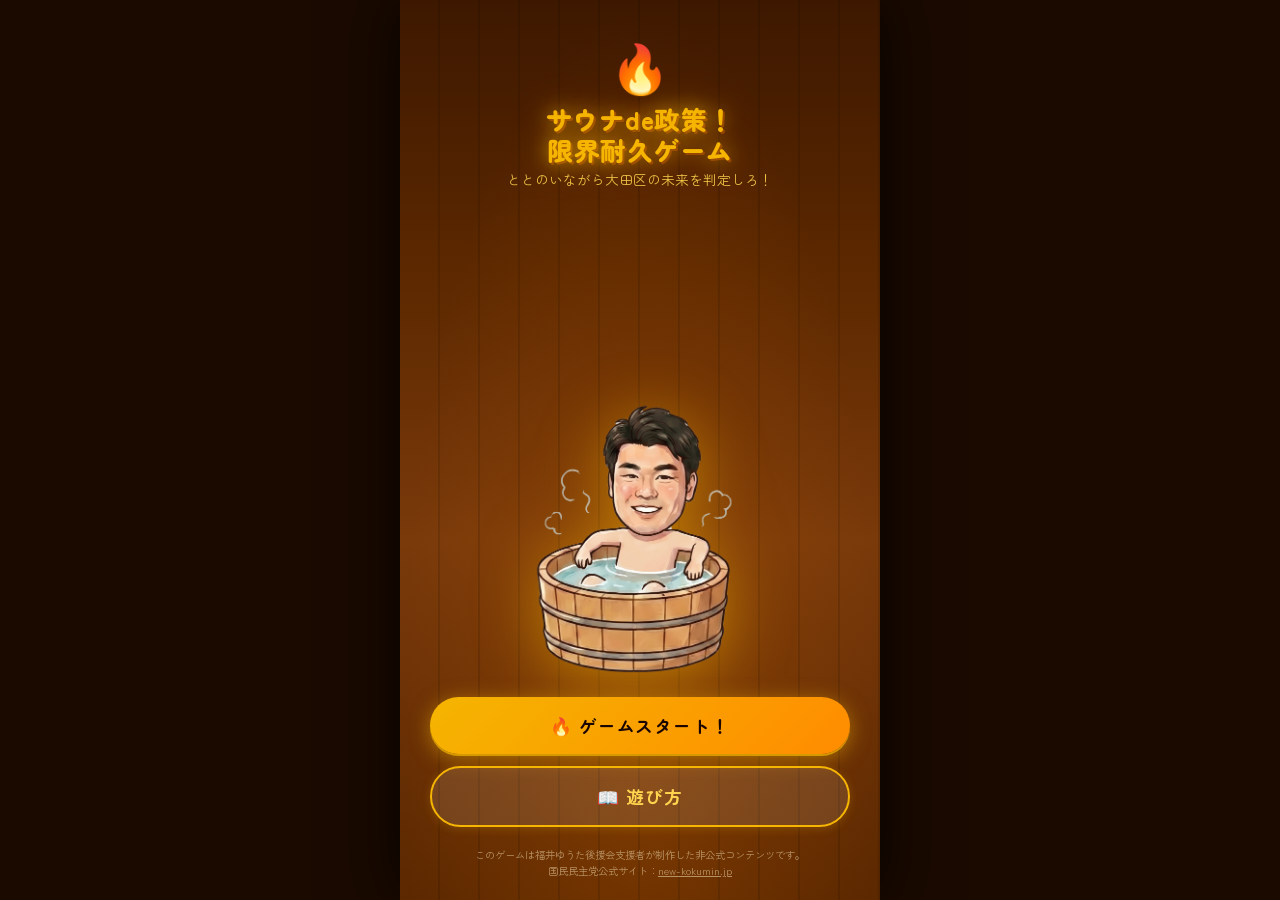
<file: index.html>
<!DOCTYPE html>
<html lang="ja">
<head>
  <meta charset="UTF-8">
  <meta name="viewport" content="width=device-width, initial-scale=1.0, maximum-scale=1.0, user-scalable=no">
  <title>🔥サウナde政策！限界耐久ゲーム｜福井ゆうた後援会</title>
  <meta name="description" content="サウナの中で政策を判定しろ！大田区議会議員・福井ゆうたの政策を面白く学べる限界耐久ゲーム。ととのいながら大田区の未来を考えよう！">
  <meta name="theme-color" content="#f5b500">

  <!-- OGP -->
  <meta property="og:title" content="🔥サウナde政策！限界耐久ゲーム">
  <meta property="og:description" content="サウナで政策を判定！大田区議会議員・福井ゆうたのカジュアルブラウザゲーム">
  <meta property="og:type" content="website">
  <meta property="og:image" content="PHOTO/fukuiyuta2.jpg">

  <!-- Twitter Card -->
  <meta name="twitter:card" content="summary_large_image">
  <meta name="twitter:title" content="🔥サウナde政策！限界耐久ゲーム">
  <meta name="twitter:description" content="サウナで政策を判定！あなたはととのえるか？">

  <link rel="stylesheet" href="style.css">
</head>
<body>

<div id="game-container">

  <!-- ========================================
       タイトル画面
       ======================================== -->
  <div id="screen-title" class="screen active">
    <div class="sauna-bg"></div>
    <div class="steam-container"></div>

    <div class="title-logo">
      <span class="fire-icon">🔥</span>
      <h1>サウナde政策！<br>限界耐久ゲーム</h1>
      <p class="subtitle">ととのいながら大田区の未来を判定しろ！</p>
    </div>

    <div class="title-character">
      <img src="PHOTO/fukuiyuta.png" alt="福井ゆうた" id="title-character-img">
    </div>

    <div class="title-buttons">
      <button class="btn btn-primary" id="btn-start" onclick="startGame()">
        🔥 ゲームスタート！
      </button>
      <a href="tutorial.html" class="btn btn-secondary" id="btn-howto" style="text-align: center; text-decoration: none;">
        📖 遊び方
      </a>
    </div>

    <div class="title-footer">
      このゲームは福井ゆうた後援会支援者が制作した非公式コンテンツです。<br>
      国民民主党公式サイト：<a href="https://new-kokumin.jp/" style="color:rgba(255,240,200,0.5)">new-kokumin.jp</a>
    </div>
  </div>


  <!-- ========================================
       メインゲーム画面
       ======================================== -->
  <div id="screen-game" class="screen">
    <div class="sauna-bg"></div>
    <div class="steam-container"></div>

    <!-- 上部ステータスバー -->
    <div class="game-header">
      <div class="temp-section">
        <span class="temp-label">🌡️ サウナ温度</span>
        <div class="temp-gauge-track">
          <div class="temp-gauge-fill" id="temp-gauge-fill"></div>
        </div>
        <span class="temp-value" id="temp-value">60°C</span>
      </div>
      <div class="stats-row">
        <div class="stat-item">
          <span class="stat-label">⏱️ タイム</span>
          <span class="stat-value" id="timer-value">60</span>
        </div>
        <div class="combo-display" id="combo-display">🔥 3COMBO</div>
        <div class="stat-item">
          <span class="stat-label">💎 スコア</span>
          <span class="stat-value" id="score-value">0</span>
        </div>
      </div>
    </div>

    <!-- キャラクターエリア -->
    <div class="game-center">
      <div class="character-wrap">
        <img src="PHOTO/fukuiyuta.png" alt="福井ゆうた" id="main-character">
      </div>
      <div id="rabbit-character">
        <img src="PHOTO/こくみんうさぎ_フレッフレッ.png" alt="こくみんうさぎ" id="rabbit-img">
      </div>
    </div>

    <!-- 政策カード -->
    <div class="card-area">
      <div class="policy-card" id="policy-card">
        <span class="card-category" id="policy-card-category">大田区政策</span>
        <p class="card-text" id="policy-card-text">読み込み中...</p>
        <div class="card-timer-bar">
          <div class="card-timer-fill" id="card-timer-fill"></div>
        </div>
      </div>
    </div>

    <!-- 判定ボタン -->
    <div class="answer-buttons">
      <button class="btn-answer btn-ng" id="btn-ng" onclick="handleAnswer(false)">
        <span class="btn-icon">❌</span>
        <span class="btn-label">ダメ！</span>
      </button>
      <button class="btn-answer btn-ok" id="btn-ok" onclick="handleAnswer(true)">
        <span class="btn-icon">⭕️</span>
        <span class="btn-label">いい！</span>
      </button>
    </div>

    <!-- フィードバックオーバーレイ -->
    <div id="feedback-overlay">
      <div class="feedback-popup" id="feedback-popup">
        <span class="feedback-icon" id="feedback-icon">⭕️</span>
        <p class="feedback-text" id="feedback-text"></p>
      </div>
    </div>

    <!-- 画面フラッシュ -->
    <div id="flash-overlay"></div>

    <!-- 脱出演出オーバーレイ -->
    <div id="escape-overlay">
      <img src="PHOTO/deru.png" alt="脱出！" id="escape-character">
    </div>
  </div>

  <!-- ========================================
       リザルト画面
       ======================================== -->
  <div id="screen-result" class="screen">

    <div class="result-header">
      <span class="result-rank-icon" id="result-rank-icon">🥇</span>
      <div class="result-rank-name" id="result-rank-name">サウナの神</div>
      <p class="result-catchcopy" id="result-catchcopy">あなたはととのった！大田区の救世主！</p>
    </div>

    <div class="result-character" style="display:flex; justify-content:center; gap:16px; align-items:flex-end; margin: 10px 0;">
      <img src="PHOTO/こくみんうさぎ_万歳.png" alt="こくみんうさぎ" id="result-rabbit" style="height:100px; animation: bobFloat 2s ease-in-out infinite;">
      <img src="PHOTO/fukuiyuta5.png" alt="福井ゆうた" id="result-character" style="height:130px; animation: bobFloat 2s ease-in-out infinite; animation-delay:-0.5s; filter: drop-shadow(0 8px 20px rgba(245,181,0,0.5));">
    </div>

    <div class="result-score-section">
      <div class="result-score-label">TOTAL SCORE</div>
      <span class="result-score-value" id="result-score">0</span>
    </div>

    <div class="result-stats">
      <div class="result-stat-card">
        <span class="result-stat-value" id="result-correct">0</span>
        <span class="result-stat-label">正解数</span>
      </div>
      <div class="result-stat-card">
        <span class="result-stat-value" id="result-total">0</span>
        <span class="result-stat-label">総問題数</span>
      </div>
      <div class="result-stat-card">
        <span class="result-stat-value" id="result-max-temp">60°C</span>
        <span class="result-stat-label">最終温度</span>
      </div>
    </div>

    <!-- メインボタンエリア -->
    <div class="result-buttons">
      <button class="btn btn-primary" id="btn-retry" onclick="startGame()" style="background: var(--orange);">
        🔥 もう一度挑戦！
      </button>
      <a href="https://x.com/dpfp_fukui/status/2055632633292612012?s=20" target="_blank" class="btn btn-blue" style="text-align:center; text-decoration:none;">
        📋 サウナde政策
      </a>
      <button class="btn btn-secondary" id="btn-to-title" onclick="initTitle()">
        🏠 タイトルへ
      </button>
    </div>

    <!-- シェアエリア -->
    <div class="share-section" style="margin: 10px 0; padding: 12px; background: rgba(0,0,0,0.3); border-radius: 12px; text-align: center;">
      <p style="font-size: 0.95rem; font-weight: bold; color: var(--orange-light); margin-bottom: 8px;">＼ 結果をシェアする！ ／</p>
      <button class="btn btn-primary" id="btn-share-x" onclick="shareToX()" style="margin-bottom: 8px; font-size: 1rem; padding: 10px; width: 100%;">
        🐦 X（Twitter）でシェア
      </button>
      <div class="result-share-text" id="result-share-text" onclick="copyShareText()" style="margin: 0; font-size: 0.8rem; padding: 8px;">
        タップしてテキストをコピー
      </div>
    </div>

    <div class="result-footer">
      政策の〇、×は製作者による独断と偏見によるものです。<br>
      このゲームは福井ゆうた後援会支援者が制作した非公式コンテンツです。<br>
      国民民主党 公式サイト：new-kokumin.jp
    </div>
  </div>

</div><!-- /#game-container -->

<script src="questions.js"></script>
<script src="game.js"></script>
</body>
</html>
</file>
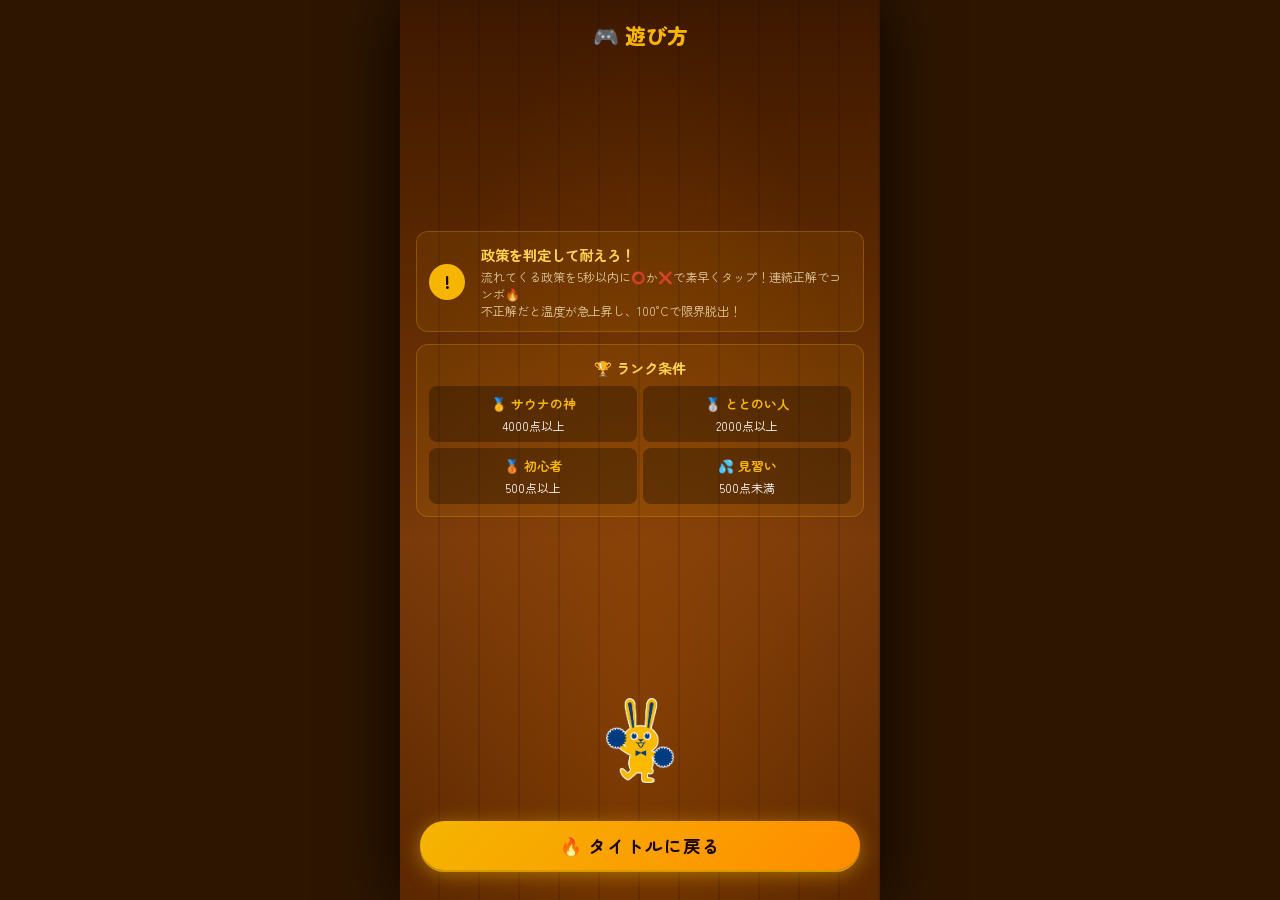
<file: tutorial.html>
<!DOCTYPE html>
<html lang="ja">
<head>
  <meta charset="UTF-8">
  <meta name="viewport" content="width=device-width, initial-scale=1.0, maximum-scale=1.0, user-scalable=no">
  <title>遊び方｜サウナde政策！限界耐久ゲーム</title>
  <link rel="stylesheet" href="style.css">
  <style>
    /* 1ページに収めるための調整 */
    body { background: var(--bg-sauna); overflow: hidden; }
    #screen-tutorial { position: relative; opacity: 1; pointer-events: all; min-height: 100vh; min-height: 100dvh; display: flex; flex-direction: column; justify-content: space-between; padding: 10px 0; }
    .rank-list { list-style: none; padding: 0; }
    .rank-list li { background: rgba(0,0,0,0.3); padding: 8px 10px; border-radius: 8px; font-size: 0.8rem; display: flex; flex-direction: column; gap: 4px; align-items: center; text-align: center; }
    .rank-list li span:first-child { font-weight: bold; color: var(--orange); }
    .rank-list li span:last-child { color: white; font-size: 0.75rem; }
  </style>
</head>
<body>
<div id="game-container">
  <div id="screen-tutorial" class="screen active">
    <div class="sauna-bg"></div>

    <h2 class="tutorial-title" style="margin-top: 10px; margin-bottom: 5px; font-size: 1.3rem;">🎮 遊び方</h2>

    <div class="tutorial-steps" style="flex: 1; justify-content: center; padding: 0 16px; gap: 12px;">
      
      <!-- まとめられた遊び方 -->
      <div class="tutorial-step" style="padding: 12px; border-radius: 12px; margin-bottom: 0;">
        <div class="step-num" style="width: 36px; height: 36px; font-size: 1.1rem; flex-shrink: 0;">!</div>
        <div class="step-content">
          <h3 style="font-size: 0.9rem; margin-bottom: 4px;">政策を判定して耐えろ！</h3>
          <p style="font-size: 0.75rem; line-height: 1.4;">流れてくる政策を5秒以内に⭕️か❌で素早くタップ！連続正解でコンボ🔥<br>不正解だと温度が急上昇し、100°Cで限界脱出！</p>
        </div>
      </div>
      
      <!-- ランク説明 -->
      <div class="tutorial-step" style="flex-direction: column; align-items: stretch; gap: 8px; padding: 12px; border-radius: 12px;">
        <h3 style="font-size: 0.9rem; font-weight: 700; color: var(--orange-light); text-align: center; margin-bottom: 0;">🏆 ランク条件</h3>
        <ul class="rank-list" style="display: grid; grid-template-columns: 1fr 1fr; gap: 6px;">
          <li><span>🥇 サウナの神</span> <span>4000点以上</span></li>
          <li><span>🥈 ととのい人</span> <span>2000点以上</span></li>
          <li><span>🥉 初心者</span> <span>500点以上</span></li>
          <li><span>💦 見習い</span> <span>500点未満</span></li>
        </ul>
      </div>

    </div>

    <!-- うさぎは必ず表示 -->
    <div class="tutorial-rabbit" style="margin: 5px 0;">
      <img src="PHOTO/こくみんうさぎ_フレッフレッ.png" alt="こくみんうさぎ" style="height: 85px;">
    </div>

    <div style="text-align: center; font-size: 0.7rem; color: rgba(255,255,255,0.7); margin-bottom: 12px; line-height: 1.4;">
      政策の〇、×は製作者による独断と偏見によるものです。
    </div>

    <div class="title-buttons" style="padding: 0 20px 20px;">
      <a href="index.html" class="btn btn-primary" style="text-align: center; text-decoration: none; padding: 12px;">
        🔥 タイトルに戻る
      </a>
    </div>
  </div>
</div>
</body>
</html>
</file>
<file: style.css>
/* =============================================
   🔥 サウナde政策！限界耐久ゲーム — スタイルシート
   ブランドカラー準拠: #f5b500 (Orange) / #043e80 (Blue)
   ============================================= */

@import url('https://fonts.googleapis.com/css2?family=Zen+Maru+Gothic:wght@400;700;900&family=Orbitron:wght@700;900&display=swap');

/* ===== CSS変数 ===== */
:root {
  --orange: #f5b500;
  --orange-dark: #c98e00;
  --orange-light: #ffd54f;
  --blue: #043e80;
  --blue-dark: #022858;
  --blue-light: #1565c0;
  --red-hot: #cc2200;
  --red-light: #ff5533;
  --green-ok: #2d8a4e;
  --green-light: #43b06a;
  --bg-dark: #1a0a00;
  --bg-sauna: #2d1500;
  --card-bg: #fff8ee;
  --text-light: #fff8ee;
  --text-dark: #1a0a00;
  --sauna-wood: #8b5e3c;
  --steam-color: rgba(255, 240, 200, 0.5);
}

/* ===== リセット・基本 ===== */
*, *::before, *::after {
  box-sizing: border-box;
  margin: 0;
  padding: 0;
}

html, body {
  width: 100%;
  height: 100%;
  overflow: hidden;
  font-family: 'Zen Maru Gothic', sans-serif;
  background: var(--bg-dark);
  color: var(--text-light);
  user-select: none;
  -webkit-user-select: none;
}

/* ===== ゲームコンテナ ===== */
#game-container {
  width: 100%;
  height: 100vh;
  height: 100dvh;
  max-width: 480px;
  margin: 0 auto;
  position: relative;
  overflow: hidden;
  background: var(--bg-sauna);
}

/* ===== 画面管理 ===== */
.screen {
  position: absolute;
  inset: 0;
  display: flex;
  flex-direction: column;
  align-items: center;
  opacity: 0;
  pointer-events: none;
  transition: opacity 0.4s ease;
  overflow: hidden;
}

.screen.active {
  opacity: 1;
  pointer-events: all;
}

/* ===== サウナ背景 ===== */
.sauna-bg {
  position: absolute;
  inset: 0;
  background:
    radial-gradient(ellipse at 50% 80%, rgba(200,100,0,0.25) 0%, transparent 70%),
    linear-gradient(180deg,
      #3d1800 0%,
      #5c2800 30%,
      #7a3a0a 60%,
      #5c2800 100%
    );
  z-index: 0;
}

/* 木目パターン */
.sauna-bg::after {
  content: '';
  position: absolute;
  inset: 0;
  background-image: repeating-linear-gradient(
    90deg,
    transparent 0px,
    transparent 38px,
    rgba(0,0,0,0.12) 38px,
    rgba(0,0,0,0.12) 40px
  );
  z-index: 1;
}

/* ===== 蒸気アニメーション ===== */
.steam-container {
  position: absolute;
  top: 0;
  left: 0;
  width: 100%;
  height: 50%;
  z-index: 2;
  pointer-events: none;
}

.steam {
  position: absolute;
  bottom: 0;
  width: 30px;
  opacity: 0;
  animation: steamRise var(--duration, 3s) ease-in infinite;
  animation-delay: var(--delay, 0s);
}

.steam::before {
  content: '';
  display: block;
  width: 100%;
  height: 60px;
  background: radial-gradient(ellipse, var(--steam-color) 0%, transparent 70%);
  border-radius: 50%;
  filter: blur(4px);
}

@keyframes steamRise {
  0% { opacity: 0; transform: translateY(0) scaleX(1); }
  20% { opacity: 0.7; }
  60% { opacity: 0.4; transform: translateY(-120px) scaleX(1.5); }
  100% { opacity: 0; transform: translateY(-200px) scaleX(2); }
}

/* ===== タイトル画面 ===== */
#screen-title {
  background: linear-gradient(180deg, #1a0500 0%, #3d1500 100%);
  justify-content: flex-start;
  padding-top: 20px;
}

.title-logo {
  z-index: 10;
  text-align: center;
  padding: 0 20px;
  margin-top: 10px;
}

.title-logo .fire-icon {
  font-size: 3rem;
  animation: fireFlicker 1s ease-in-out infinite alternate;
  display: block;
  margin-bottom: 4px;
}

@keyframes fireFlicker {
  from { transform: scale(1) rotate(-2deg); filter: brightness(1); }
  to { transform: scale(1.1) rotate(2deg); filter: brightness(1.3); }
}

.title-logo h1 {
  font-size: 1.6rem;
  font-weight: 900;
  color: var(--orange);
  text-shadow:
    0 0 20px rgba(245,181,0,0.8),
    0 0 40px rgba(245,181,0,0.4),
    2px 2px 0 #8b3a00;
  line-height: 1.2;
  letter-spacing: 0.02em;
}

.title-logo .subtitle {
  font-size: 0.85rem;
  color: var(--orange-light);
  margin-top: 4px;
  opacity: 0.9;
}

.title-character {
  z-index: 10;
  flex: 1;
  display: flex;
  align-items: flex-end;
  justify-content: center;
  padding-bottom: 0;
  position: relative;
}

.title-character img {
  width: 220px;
  max-width: 60vw;
  max-height: 40vh;
  object-fit: contain;
  filter: drop-shadow(0 10px 30px rgba(245,181,0,0.5));
  animation: bobFloat 3s ease-in-out infinite;
}

@keyframes bobFloat {
  0%, 100% { transform: translateY(0); }
  50% { transform: translateY(-12px); }
}

.title-buttons {
  z-index: 10;
  width: 100%;
  padding: 20px 30px 10px;
  display: flex;
  flex-direction: column;
  gap: 12px;
}

.btn {
  display: block;
  width: 100%;
  padding: 16px 20px;
  border: none;
  border-radius: 50px;
  font-family: 'Zen Maru Gothic', sans-serif;
  font-size: 1.1rem;
  font-weight: 700;
  cursor: pointer;
  position: relative;
  overflow: hidden;
  transition: transform 0.15s, box-shadow 0.15s;
  letter-spacing: 0.05em;
}

.btn:active {
  transform: scale(0.96);
}

.btn-primary {
  background: linear-gradient(135deg, var(--orange) 0%, #ff8c00 100%);
  color: #1a0500;
  box-shadow: 0 4px 20px rgba(245,181,0,0.5), 0 2px 0 var(--orange-dark);
}

.btn-primary::after {
  content: '';
  position: absolute;
  top: 0; left: -100%;
  width: 100%; height: 100%;
  background: linear-gradient(90deg, transparent, rgba(255,255,255,0.3), transparent);
  animation: shimmer 2s infinite;
}

@keyframes shimmer {
  0% { left: -100%; }
  100% { left: 100%; }
}

.btn-secondary {
  background: rgba(255,255,255,0.1);
  color: var(--orange-light);
  border: 2px solid var(--orange);
  box-shadow: 0 2px 10px rgba(245,181,0,0.2);
}

.btn-blue {
  background: linear-gradient(135deg, var(--blue) 0%, var(--blue-light) 100%);
  color: white;
  box-shadow: 0 4px 15px rgba(4,62,128,0.5);
}

.title-footer {
  z-index: 10;
  width: 100%;
  padding: 10px 20px 20px;
  text-align: center;
  font-size: 0.65rem;
  color: rgba(255,240,200,0.5);
  line-height: 1.6;
}

/* ===== チュートリアル画面 ===== */
#screen-tutorial {
  background: linear-gradient(180deg, #1a0500 0%, #3d1500 100%);
  padding: 30px 20px;
  justify-content: flex-start;
}

.tutorial-title {
  font-size: 1.4rem;
  font-weight: 900;
  color: var(--orange);
  text-align: center;
  margin-bottom: 30px;
  z-index: 10;
}

.tutorial-steps {
  z-index: 10;
  width: 100%;
  display: flex;
  flex-direction: column;
  gap: 18px;
  flex: 1;
}

.tutorial-step {
  display: flex;
  align-items: center;
  gap: 16px;
  background: rgba(245,181,0,0.08);
  border: 1px solid rgba(245,181,0,0.25);
  border-radius: 16px;
  padding: 16px;
}

.step-num {
  width: 44px;
  height: 44px;
  border-radius: 50%;
  background: var(--orange);
  color: #1a0500;
  font-weight: 900;
  font-size: 1.2rem;
  display: flex;
  align-items: center;
  justify-content: center;
  flex-shrink: 0;
}

.step-content h3 {
  font-size: 1rem;
  font-weight: 700;
  color: var(--orange-light);
  margin-bottom: 4px;
}

.step-content p {
  font-size: 0.8rem;
  color: rgba(255,240,200,0.8);
  line-height: 1.5;
}

.tutorial-rabbit {
  z-index: 10;
  text-align: center;
  margin: 20px 0;
}

.tutorial-rabbit img {
  height: 100px;
  animation: bobFloat 2s ease-in-out infinite;
}

.tutorial-rabbit p {
  font-size: 0.85rem;
  color: var(--orange-light);
  margin-top: 8px;
}

/* ===== メインゲーム画面 ===== */
#screen-game {
  flex-direction: column;
}

/* 上部ステータスバー */
.game-header {
  z-index: 20;
  width: 100%;
  padding: 12px 16px 8px;
  background: rgba(0,0,0,0.5);
  backdrop-filter: blur(4px);
  border-bottom: 1px solid rgba(245,181,0,0.2);
}

.temp-section {
  display: flex;
  align-items: center;
  gap: 8px;
  margin-bottom: 8px;
}

.temp-label {
  font-size: 0.75rem;
  color: var(--orange-light);
  white-space: nowrap;
}

.temp-value {
  font-family: 'Orbitron', sans-serif;
  font-size: 1.1rem;
  font-weight: 700;
  color: var(--orange);
  min-width: 60px;
  text-align: right;
  transition: color 0.5s;
}

.temp-value.hot { color: #ff8800; }
.temp-value.danger { color: var(--red-hot); }

.temp-gauge-track {
  flex: 1;
  height: 12px;
  background: rgba(255,255,255,0.1);
  border-radius: 6px;
  overflow: hidden;
  border: 1px solid rgba(255,255,255,0.1);
}

.temp-gauge-fill {
  height: 100%;
  border-radius: 6px;
  background: linear-gradient(90deg, #4caf50, var(--orange), var(--red-hot));
  transition: width 0.3s ease;
  position: relative;
  width: 0%;
}

.temp-gauge-fill::after {
  content: '';
  position: absolute;
  right: 0; top: 0;
  width: 4px; height: 100%;
  background: white;
  border-radius: 2px;
  filter: blur(1px);
  opacity: 0.8;
}

.stats-row {
  display: flex;
  justify-content: space-between;
  align-items: center;
}

.stat-item {
  display: flex;
  align-items: center;
  gap: 6px;
}

.stat-label {
  font-size: 0.7rem;
  color: rgba(255,240,200,0.6);
}

.stat-value {
  font-family: 'Orbitron', sans-serif;
  font-size: 1rem;
  font-weight: 700;
  color: white;
}

#timer-value {
  transition: color 0.3s;
}
#timer-value.warning { color: var(--red-light); animation: timerPulse 0.5s infinite; }

@keyframes timerPulse {
  0%, 100% { opacity: 1; }
  50% { opacity: 0.4; }
}

.combo-display {
  font-family: 'Orbitron', sans-serif;
  font-size: 0.8rem;
  font-weight: 700;
  color: var(--orange);
  padding: 2px 10px;
  background: rgba(245,181,0,0.15);
  border-radius: 20px;
  border: 1px solid rgba(245,181,0,0.3);
  opacity: 0;
  transition: opacity 0.3s;
}

.combo-display.visible { opacity: 1; }

/* キャラクターエリア */
.game-center {
  flex: 1;
  z-index: 10;
  display: flex;
  align-items: center;
  justify-content: center;
  position: relative;
  width: 100%;
}

.character-wrap {
  position: relative;
  display: flex;
  align-items: flex-end;
  justify-content: center;
}

#main-character {
  width: 400px;
  max-width: 80vw;
  max-height: 40vh;
  object-fit: contain;
  --temp-scale: 1;
  --shake-intensity: 0px;
  animation: dynamicSauna 0.2s infinite;
  transform-origin: bottom center;
  transition: filter 0.5s;
  filter: drop-shadow(0 6px 20px rgba(245,181,0,0.4));
}

#main-character.hot {
  filter: drop-shadow(0 6px 20px rgba(255,100,0,0.6)) brightness(1.1) saturate(1.3);
}

#main-character.danger {
  filter: drop-shadow(0 6px 20px rgba(204,34,0,0.8)) brightness(1.2) saturate(1.5);
}

@keyframes dynamicSauna {
  0%, 100% { transform: scale(var(--temp-scale)) translateX(0); }
  25% { transform: scale(var(--temp-scale)) translateX(calc(var(--shake-intensity) * -1)) translateY(-2px); }
  75% { transform: scale(var(--temp-scale)) translateX(var(--shake-intensity)) translateY(2px); }
}

/* うさぎ（サイドキャラ） */
#rabbit-character {
  position: absolute;
  left: 16px;
  bottom: 0;
  width: 80px;
  transition: all 0.3s;
}

#rabbit-character img {
  width: 100%;
  animation: bobFloat 2s ease-in-out infinite;
  animation-delay: -1s;
}

/* カード表示エリア */
.card-area {
  z-index: 20;
  width: 100%;
  padding: 8px 16px;
}

.policy-card {
  background: linear-gradient(135deg, var(--card-bg) 0%, #ffe8b0 100%);
  border-radius: 20px;
  padding: 16px 20px;
  border: 3px solid var(--orange);
  box-shadow: 0 4px 20px rgba(0,0,0,0.4), 0 0 0 1px rgba(245,181,0,0.2);
  position: relative;
  overflow: hidden;
  animation: cardSlideIn 0.35s cubic-bezier(0.34, 1.56, 0.64, 1);
  min-height: 80px;
  display: flex;
  flex-direction: column;
  justify-content: center;
}

.policy-card.danger-card {
  border-color: var(--red-hot);
  animation: cardSlideIn 0.35s cubic-bezier(0.34, 1.56, 0.64, 1), borderDanger 0.5s infinite;
}

@keyframes borderDanger {
  0%, 100% { border-color: var(--red-hot); }
  50% { border-color: var(--orange); }
}

.card-category {
  font-size: 0.65rem;
  font-weight: 700;
  color: var(--blue);
  background: rgba(4,62,128,0.1);
  padding: 2px 8px;
  border-radius: 10px;
  display: inline-block;
  margin-bottom: 8px;
  letter-spacing: 0.05em;
}

.card-text {
  font-size: 1.05rem;
  font-weight: 700;
  color: var(--text-dark);
  line-height: 1.4;
  text-align: center;
}

/* カードタイムバー */
.card-timer-bar {
  width: 100%;
  height: 4px;
  background: rgba(0,0,0,0.1);
  border-radius: 2px;
  margin-top: 10px;
  overflow: hidden;
}

.card-timer-fill {
  height: 100%;
  background: linear-gradient(90deg, var(--green-ok), var(--orange), var(--red-hot));
  border-radius: 2px;
  width: 100%;
  transform-origin: left;
  transition: transform 0.1s linear;
}

@keyframes cardSlideIn {
  from { transform: translateY(30px) scale(0.9); opacity: 0; }
  to { transform: translateY(0) scale(1); opacity: 1; }
}

/* 判定ボタン */
.answer-buttons {
  z-index: 20;
  display: flex;
  gap: 12px;
  padding: 10px 16px 16px;
  width: 100%;
}

.btn-answer {
  flex: 1;
  padding: 16px 10px;
  border: none;
  border-radius: 20px;
  font-family: 'Zen Maru Gothic', sans-serif;
  font-size: 1.2rem;
  font-weight: 900;
  cursor: pointer;
  position: relative;
  overflow: hidden;
  transition: transform 0.15s, box-shadow 0.15s;
  display: flex;
  flex-direction: column;
  align-items: center;
  gap: 4px;
}

.btn-answer:active { transform: scale(0.93); }

.btn-ng {
  background: linear-gradient(135deg, #cc2200 0%, #ff4422 100%);
  color: white;
  box-shadow: 0 4px 15px rgba(204,34,0,0.5), 0 2px 0 #880000;
}

.btn-ok {
  background: linear-gradient(135deg, #2d8a4e 0%, #43b06a 100%);
  color: white;
  box-shadow: 0 4px 15px rgba(45,138,78,0.5), 0 2px 0 #1a5c30;
}

.btn-answer .btn-icon {
  font-size: 1.8rem;
  line-height: 1;
}

.btn-answer .btn-label {
  font-size: 0.8rem;
  opacity: 0.9;
}

/* ===== フィードバックオーバーレイ ===== */
#feedback-overlay {
  position: absolute;
  inset: 0;
  z-index: 50;
  display: flex;
  align-items: center;
  justify-content: center;
  pointer-events: none;
  opacity: 0;
  transition: opacity 0.1s;
}

#feedback-overlay.show { opacity: 1; }

.feedback-popup {
  background: rgba(0,0,0,0.8);
  border-radius: 20px;
  padding: 20px 32px;
  text-align: center;
  border: 3px solid transparent;
  max-width: 85%;
  backdrop-filter: blur(8px);
}

.feedback-popup.correct {
  border-color: var(--green-ok);
  box-shadow: 0 0 40px rgba(45,138,78,0.6);
}

.feedback-popup.incorrect {
  border-color: var(--red-hot);
  box-shadow: 0 0 40px rgba(204,34,0,0.6);
}

.feedback-icon {
  font-size: 3rem;
  display: block;
  margin-bottom: 8px;
  animation: popIn 0.3s cubic-bezier(0.34, 1.56, 0.64, 1);
}

@keyframes popIn {
  from { transform: scale(0); }
  to { transform: scale(1); }
}

.feedback-text {
  font-size: 0.85rem;
  color: rgba(255,255,255,0.9);
  line-height: 1.5;
}

/* 画面フラッシュ */
#flash-overlay {
  position: absolute;
  inset: 0;
  z-index: 40;
  pointer-events: none;
  opacity: 0;
  background: rgba(204, 34, 0, 0.3);
  transition: opacity 0.15s;
}

/* ===== 脱出演出 ===== */
#escape-overlay {
  position: absolute;
  inset: 0;
  z-index: 60;
  background: rgba(0, 0, 0, 0.85);
  display: flex;
  flex-direction: column;
  align-items: center;
  justify-content: center;
  opacity: 0;
  pointer-events: none;
  transition: opacity 0.3s;
}

#escape-overlay.show {
  opacity: 1;
  pointer-events: all;
}

#escape-character {
  width: auto;
  max-width: 80vw;
  max-height: 55vh;
  object-fit: contain;
  animation: dynamicSauna 0.2s infinite;
  filter: drop-shadow(0 0 30px rgba(255,50,0,0.8));
}

@keyframes escapeRun {
  from { transform: scaleX(1) translateX(-10px); }
  to { transform: scaleX(1) translateX(10px); }
}

.escape-text {
  font-size: 1.8rem;
  font-weight: 900;
  color: white;
  text-shadow: 2px 2px 0 rgba(0,0,0,0.3);
  margin-top: 20px;
  animation: textPop 0.5s cubic-bezier(0.34, 1.56, 0.64, 1);
}

@keyframes textPop {
  from { transform: scale(0) rotate(-10deg); }
  to { transform: scale(1) rotate(0deg); }
}

/* ===== リザルト画面 ===== */
#screen-result {
  background: linear-gradient(180deg, #001840 0%, var(--blue) 50%, #001840 100%);
  padding: 20px 20px 10px;
  overflow-y: auto;
}

.result-header {
  z-index: 10;
  text-align: center;
  width: 100%;
}

.result-rank-icon {
  font-size: 3rem;
  display: block;
  margin-bottom: 8px;
  animation: popIn 0.5s 0.2s cubic-bezier(0.34, 1.56, 0.64, 1) both;
}

.result-rank-name {
  font-size: 1.6rem;
  font-weight: 900;
  color: var(--orange);
  text-shadow: 0 0 20px rgba(245,181,0,0.6);
  animation: popIn 0.5s 0.35s cubic-bezier(0.34, 1.56, 0.64, 1) both;
}

.result-catchcopy {
  font-size: 0.9rem;
  color: rgba(255,255,255,0.8);
  margin-top: 6px;
  animation: fadeInUp 0.5s 0.5s ease both;
}

.result-character {
  z-index: 10;
  text-align: center;
  margin: 10px 0;
}

.result-character img {
  height: 140px;
  animation: bobFloat 2s ease-in-out infinite, popIn 0.6s 0.3s cubic-bezier(0.34, 1.56, 0.64, 1) both;
  filter: drop-shadow(0 10px 30px rgba(245,181,0,0.5));
}

.result-score-section {
  z-index: 10;
  width: 100%;
  text-align: center;
  margin-bottom: 16px;
}

.result-score-label {
  font-size: 0.75rem;
  color: rgba(255,255,255,0.6);
  letter-spacing: 0.1em;
  text-transform: uppercase;
}

.result-score-value {
  font-family: 'Orbitron', sans-serif;
  font-size: 3.5rem;
  font-weight: 900;
  color: var(--orange);
  text-shadow: 0 0 30px rgba(245,181,0,0.7);
  animation: countUp 1s 0.6s ease both;
  display: block;
}

.result-stats {
  z-index: 10;
  display: flex;
  gap: 12px;
  width: 100%;
  margin-bottom: 16px;
}

.result-stat-card {
  flex: 1;
  background: rgba(255,255,255,0.08);
  border: 1px solid rgba(255,255,255,0.15);
  border-radius: 16px;
  padding: 12px 8px;
  text-align: center;
}

.result-stat-value {
  font-family: 'Orbitron', sans-serif;
  font-size: 1.5rem;
  font-weight: 700;
  color: white;
  display: block;
}

.result-stat-label {
  font-size: 0.65rem;
  color: rgba(255,255,255,0.6);
  margin-top: 2px;
}

.result-share-text {
  z-index: 10;
  width: 100%;
  background: rgba(245,181,0,0.08);
  border: 1px solid rgba(245,181,0,0.25);
  border-radius: 12px;
  padding: 12px;
  font-size: 0.8rem;
  color: rgba(255,240,200,0.9);
  line-height: 1.6;
  margin-bottom: 14px;
  cursor: pointer;
  transition: background 0.2s;
}

.result-share-text:active { background: rgba(245,181,0,0.2); }

.result-buttons {
  z-index: 10;
  width: 100%;
  display: flex;
  flex-direction: column;
  gap: 10px;
}

.result-footer {
  z-index: 10;
  width: 100%;
  padding-top: 12px;
  text-align: center;
  font-size: 0.6rem;
  color: rgba(255,255,255,0.35);
  line-height: 1.7;
}

/* ===== ユーティリティ ===== */
@keyframes fadeInUp {
  from { opacity: 0; transform: translateY(15px); }
  to { opacity: 1; transform: translateY(0); }
}

@keyframes countUp {
  from { opacity: 0; transform: scale(0.5); }
  to { opacity: 1; transform: scale(1); }
}

/* スコアポップアップ */
.score-popup {
  position: absolute;
  font-family: 'Orbitron', sans-serif;
  font-size: 1.4rem;
  font-weight: 900;
  pointer-events: none;
  z-index: 55;
  animation: scoreFloat 1s ease-out forwards;
}

.score-popup.positive { color: var(--green-light); text-shadow: 0 0 10px rgba(67,176,106,0.8); }
.score-popup.negative { color: var(--red-light); text-shadow: 0 0 10px rgba(255,85,51,0.8); }

@keyframes scoreFloat {
  0% { opacity: 1; transform: translateY(0) scale(1); }
  80% { opacity: 1; }
  100% { opacity: 0; transform: translateY(-80px) scale(1.2); }
}

/* コンボポップアップ */
.combo-popup {
  position: absolute;
  top: 30%;
  left: 50%;
  transform: translateX(-50%);
  font-family: 'Orbitron', sans-serif;
  font-size: 1.8rem;
  font-weight: 900;
  color: var(--orange);
  text-shadow: 0 0 20px rgba(245,181,0,0.9), 2px 2px 0 #8b3a00;
  pointer-events: none;
  z-index: 55;
  animation: comboAppear 0.8s ease-out forwards;
  white-space: nowrap;
}

@keyframes comboAppear {
  0% { opacity: 0; transform: translateX(-50%) scale(0.5) rotate(-5deg); }
  30% { opacity: 1; transform: translateX(-50%) scale(1.2) rotate(2deg); }
  70% { opacity: 1; transform: translateX(-50%) scale(1) rotate(0deg); }
  100% { opacity: 0; transform: translateX(-50%) scale(0.9) translateY(-20px); }
}

/* ===== レスポンシブ調整 ===== */
@media (max-height: 700px) {
  .title-logo h1 { font-size: 1.3rem; }
  .title-character img { width: 160px; }
  #main-character { width: 120px; }
  .card-text { font-size: 0.95rem; }
}

@media (min-width: 480px) {
  #game-container {
    box-shadow: 0 0 60px rgba(0,0,0,0.8);
  }
}
</file>
